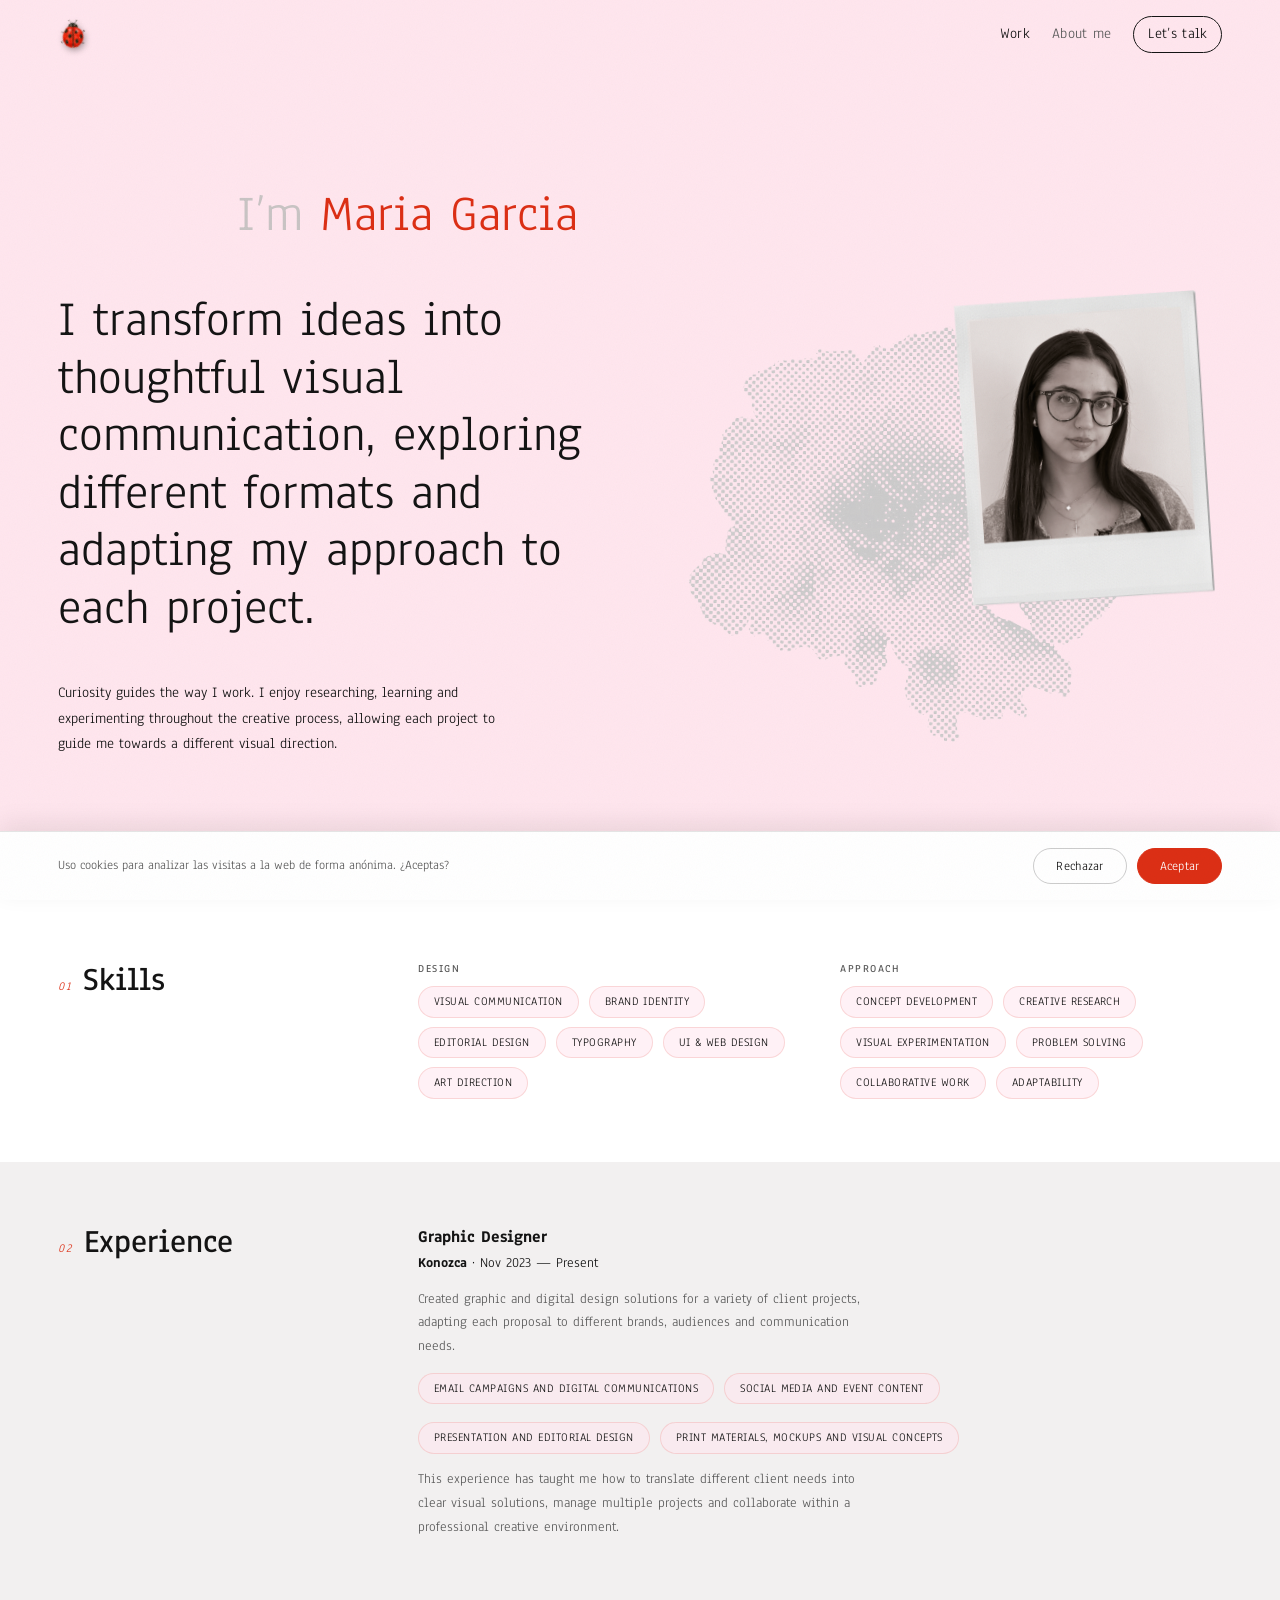
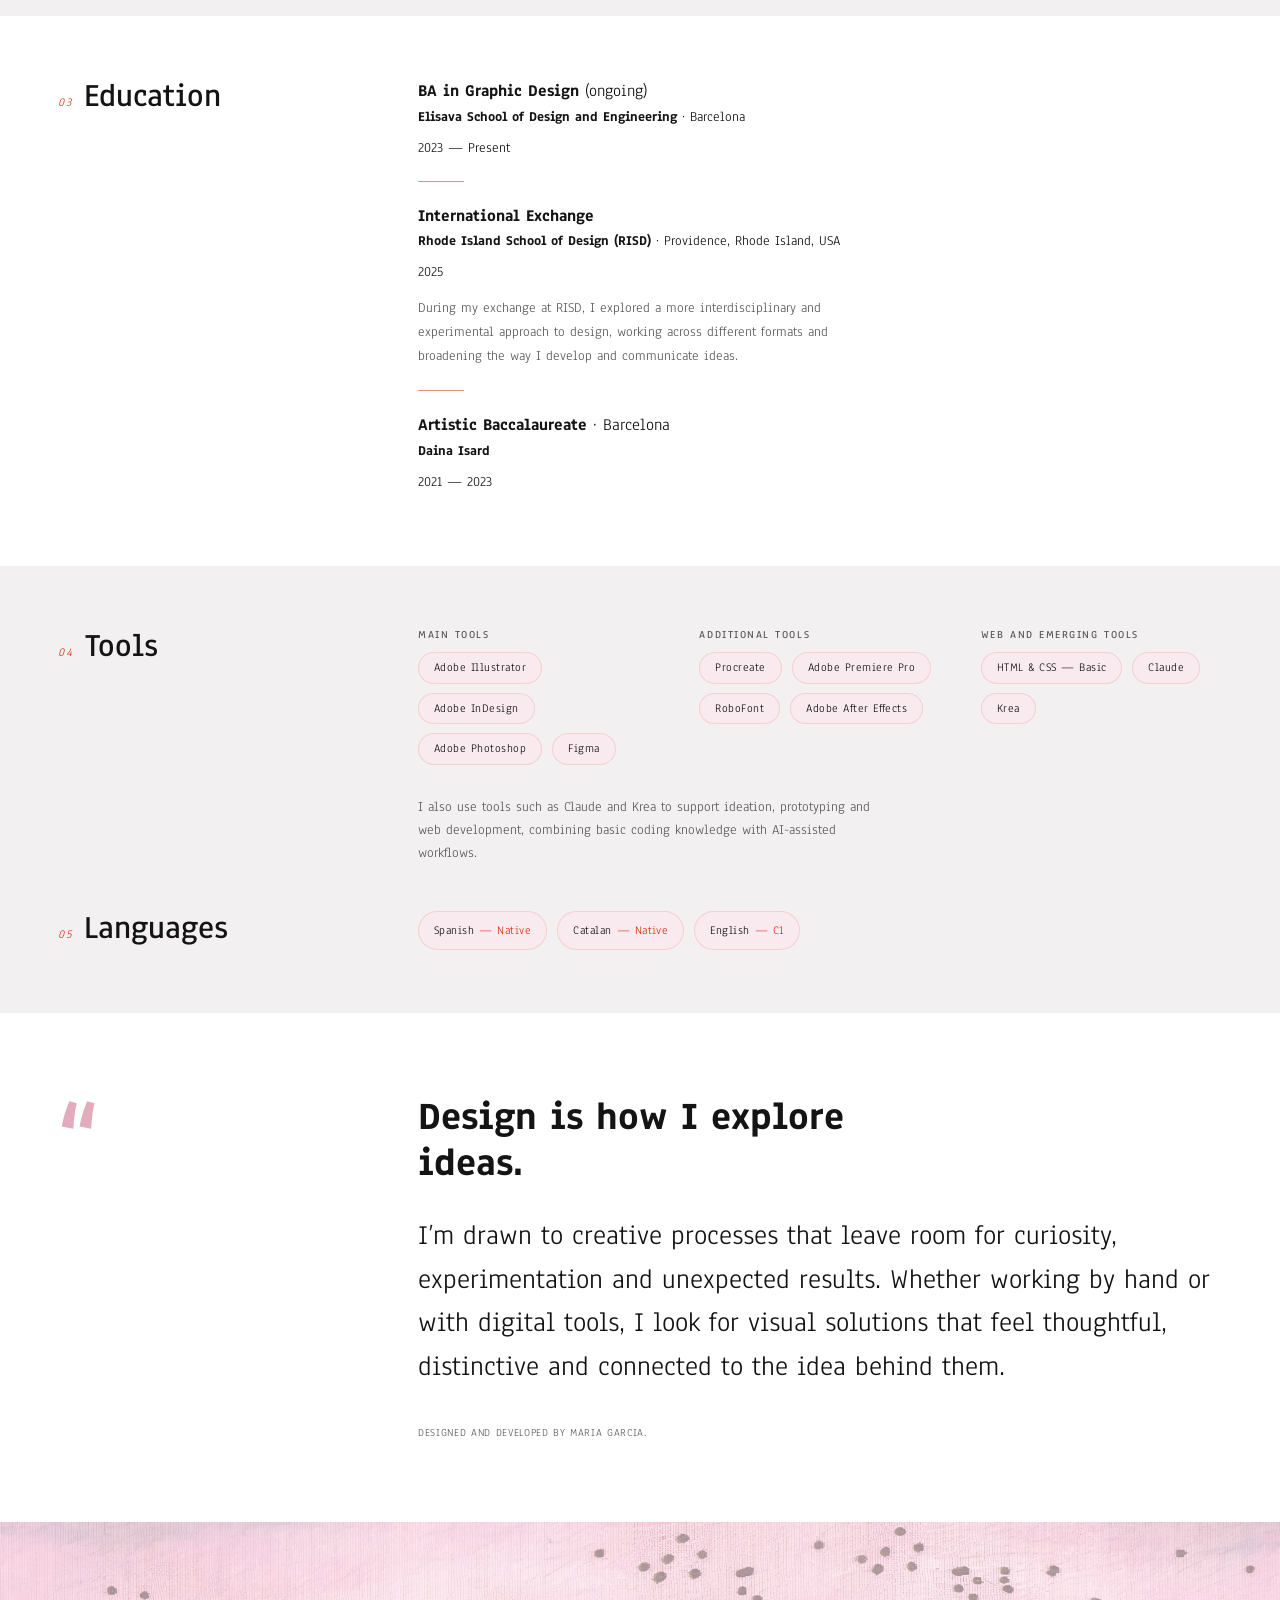
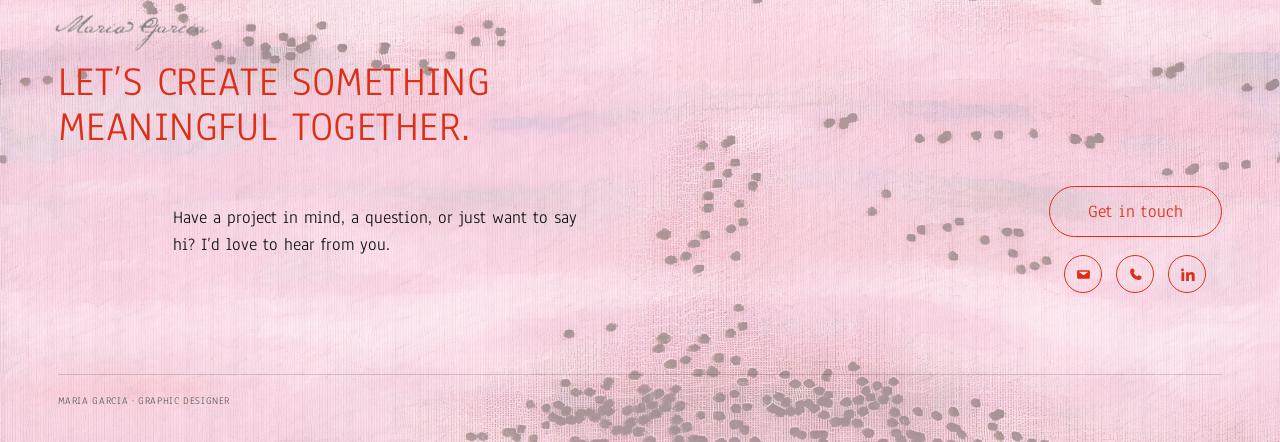
<file: about.html>
<!DOCTYPE html>
<html lang="en">
<head>
  <!-- Consent defaults — analytics stays anonymous/cookieless until accepted -->
  <script>
    window.dataLayer = window.dataLayer || [];
    function gtag(){ dataLayer.push(arguments); }
    gtag('consent', 'default', {
      ad_storage: 'denied',
      analytics_storage: 'denied',
      ad_user_data: 'denied',
      ad_personalization: 'denied',
      wait_for_update: 500
    });
  </script>
  <!-- Google Tag Manager -->
  <script>(function(w,d,s,l,i){w[l]=w[l]||[];w[l].push({'gtm.start':
  new Date().getTime(),event:'gtm.js'});var f=d.getElementsByTagName(s)[0],
  j=d.createElement(s),dl=l!='dataLayer'?'&l='+l:'';j.async=true;j.src=
  'https://www.googletagmanager.com/gtm.js?id='+i+dl;f.parentNode.insertBefore(j,f);
  })(window,document,'script','dataLayer','GTM-WPNQ3VQP');</script>
  <!-- End Google Tag Manager -->
  <meta charset="UTF-8" />
  <meta name="viewport" content="width=device-width, initial-scale=1.0" />
  <title>About — Maria Garcia · Graphic Designer</title>
  <meta name="description" content="About Maria Garcia — graphic design student driven by curiosity. Skills, experience, education & tools." />

  <link rel="preconnect" href="https://fonts.googleapis.com" />
  <link rel="preconnect" href="https://fonts.gstatic.com" crossorigin />
  <link href="https://fonts.googleapis.com/css2?family=Anaheim:wght@400..800&display=swap" rel="stylesheet" />

  <link rel="stylesheet" href="css/styles.css" />
  <link rel="icon" type="image/png" href="img/logo-mariquita.png" />
</head>
<body class="about-page page">
  <!-- Google Tag Manager (noscript) -->
  <noscript><iframe src="https://www.googletagmanager.com/ns.html?id=GTM-WPNQ3VQP"
  height="0" width="0" style="display:none;visibility:hidden"></iframe></noscript>
  <!-- End Google Tag Manager (noscript) -->

  <div class="cookie-banner" id="cookieBanner">
    <p>Uso cookies para analizar las visitas a la web de forma anónima. ¿Aceptas?</p>
    <div class="cookie-actions">
      <button type="button" class="cookie-btn cookie-btn-reject" id="cookieReject">Rechazar</button>
      <button type="button" class="cookie-btn cookie-btn-accept" id="cookieAccept">Aceptar</button>
    </div>
  </div>

  <a class="ladybug" id="ladybug" href="index.html" aria-label="María García — Home"><img src="img/logo-mariquita.png" alt="" draggable="false" /></a>

  <!-- ===== HEADER ===== -->
  <header class="site-header" id="siteHeader">
    <nav class="nav nav-right">
      <a href="projects.html">Work</a>
      <a href="about.html" aria-current="page">About me</a>
      <a href="letstalk.html" class="nav-cta">Let’s talk</a>
    </nav>
  </header>

  <!-- ===== HERO (pink) ===== -->
  <section class="ab-section ab-hero ab-pink">
    <div class="ab-hero-grid">
      <div class="reveal">
        <p class="ab-name">I’m <span class="accent">Maria Garcia</span></p>
        <h1 class="ab-role">I transform ideas into thoughtful visual communication, exploring different formats and adapting my approach to each project.</h1>
        <p class="ab-intro">Curiosity guides the way I work. I enjoy researching, learning and experimenting throughout the creative process, allowing each project to guide me towards a different visual direction.</p>
      </div>
      <div class="ab-photo-wrap">
        <img class="ab-illustration" id="abBug" src="img/ilustracion-marieta.png" alt="" aria-hidden="true" draggable="false" />
        <div class="ab-photo reveal">
          <img src="img/FotoAboutme2-cut.png" alt="Portrait of Maria Garcia" loading="lazy" />
        </div>
      </div>
    </div>
    <span class="ab-scroll" aria-hidden="true">Scroll to explore ↓</span>
  </section>

  <!-- ===== SKILLS ===== -->
  <section class="ab-section">
    <div class="ab-inner ab-row">
      <div class="ab-head reveal"><span class="ab-num">01</span><h2 class="ab-h">Skills</h2></div>
      <div class="ab-cols reveal">
        <div>
          <h3 class="ab-subhead">Design</h3>
          <ul class="ab-list chips">
            <li>Visual Communication</li><li>Brand Identity</li><li>Editorial Design</li><li>Typography</li><li>UI &amp; Web Design</li><li>Art Direction</li>
          </ul>
        </div>
        <div>
          <h3 class="ab-subhead">Approach</h3>
          <ul class="ab-list chips">
            <li>Concept Development</li><li>Creative Research</li><li>Visual Experimentation</li><li>Problem Solving</li><li>Collaborative Work</li><li>Adaptability</li>
          </ul>
        </div>
      </div>
    </div>
  </section>

  <!-- ===== EXPERIENCE ===== -->
  <section class="ab-section ab-gray">
    <div class="ab-inner ab-row">
      <div class="ab-head reveal"><span class="ab-num">02</span><h2 class="ab-h">Experience</h2></div>
      <div class="ab-block reveal">
        <div class="role">Graphic Designer</div>
        <div class="meta"><strong>Konozca</strong> · Nov 2023 — Present</div>
        <p>Created graphic and digital design solutions for a variety of client projects, adapting each proposal to different brands, audiences and communication needs.</p>
        <ul class="ab-bullets chips">
          <li>Email campaigns and digital communications</li>
          <li>Social media and event content</li><li class="chip-br" aria-hidden="true"></li><li>Presentation and editorial design</li><li>Print materials, mockups and visual concepts</li>
        </ul>
        <p>This experience has taught me how to translate different client needs into clear visual solutions, manage multiple projects and collaborate within a professional creative environment.</p>
      </div>
    </div>
  </section>

  <!-- ===== EDUCATION ===== -->
  <section class="ab-section">
    <div class="ab-inner ab-row">
      <div class="ab-head reveal"><span class="ab-num">03</span><h2 class="ab-h">Education</h2></div>
      <div class="reveal">
        <div class="ab-block">
          <div class="role">BA in Graphic Design <span style="font-weight:400">(ongoing)</span></div>
          <div class="meta"><strong>Elisava School of Design and Engineering</strong> · Barcelona</div>
          <div class="meta">2023 — Present</div>
        </div>
        <hr class="ab-sep" />
        <div class="ab-block">
          <div class="role">International Exchange</div>
          <div class="meta"><strong>Rhode Island School of Design (RISD)</strong> · Providence, Rhode Island, USA</div>
          <div class="meta">2025</div>
          <p>During my exchange at RISD, I explored a more interdisciplinary and experimental approach to design, working across different formats and broadening the way I develop and communicate ideas.</p>
        </div>
        <hr class="ab-sep" />
        <div class="ab-block">
          <div class="role">Artistic Baccalaureate <span style="font-weight:400">· Barcelona</span></div>
          <div class="meta"><strong>Daina Isard</strong></div>
          <div class="meta">2021 — 2023</div>
        </div>
      </div>
    </div>
  </section>

  <!-- ===== TOOLS ===== -->
  <section class="ab-section ab-gray">
    <div class="ab-inner ab-row">
      <div class="ab-head reveal"><span class="ab-num">04</span><h2 class="ab-h">Tools</h2></div>
      <div class="reveal">
        <div class="ab-cols ab-cols-3">
          <div>
            <h3 class="ab-subhead">Main tools</h3>
            <ul class="ab-list normal chips">
              <li>Adobe Illustrator</li><li>Adobe InDesign</li><li>Adobe Photoshop</li><li>Figma</li>
            </ul>
          </div>
          <div>
            <h3 class="ab-subhead">Additional tools</h3>
            <ul class="ab-list normal chips">
              <li>Procreate</li><li>Adobe Premiere Pro</li><li>RoboFont</li><li>Adobe After Effects</li>
            </ul>
          </div>
          <div>
            <h3 class="ab-subhead">Web and emerging tools</h3>
            <ul class="ab-list normal chips">
              <li>HTML &amp; CSS — Basic</li><li>Claude</li><li>Krea</li>
            </ul>
          </div>
        </div>
        <p class="ab-note">I also use tools such as Claude and Krea to support ideation, prototyping and web development, combining basic coding knowledge with AI-assisted workflows.</p>
      </div>
    </div>
    <div class="ab-inner ab-row" style="margin-top: clamp(30px,5vh,56px)">
      <div class="ab-head reveal"><span class="ab-num">05</span><h2 class="ab-h">Languages</h2></div>
      <div class="ab-langs ab-list normal reveal">
        <span class="lang">Spanish <span class="accent">— Native</span></span>
        <span class="lang">Catalan <span class="accent">— Native</span></span>
        <span class="lang">English <span class="accent">— C1</span></span>
      </div>
    </div>
  </section>

  <!-- ===== PERSONAL NOTE ===== -->
  <section class="ab-section ab-personal">
    <div class="ab-inner ab-row">
      <div class="ab-personal-mark" aria-hidden="true"></div>
      <div class="reveal">
        <h2 class="ab-personal-title">Design is how I explore ideas.</h2>
        <p class="ab-personal-text">I’m drawn to creative processes that leave room for curiosity, experimentation and unexpected results. Whether working by hand or with digital tools, I look for visual solutions that feel thoughtful, distinctive and connected to the idea behind them.</p>
        <p class="ab-credit">Designed and developed by Maria Garcia.</p>
      </div>
    </div>
  </section>

  <!-- ===== FOOTER / CONTACT ===== -->
  <footer class="contact" id="contact">
    <div class="contact-mark-wrap"><img class="contact-mark reveal" src="img/logoMG.png" alt="" aria-hidden="true" /></div>
    <div class="contact-inner">
      <h2 class="contact-title reveal">Let’s create something meaningful together.</h2>
      <p class="contact-sub reveal">Have a project in mind, a question, or just want to say hi? I’d love to hear from you.</p>
      <div class="contact-cta reveal">
        <div class="contact-cta-group">
          <a class="contact-btn" href="letstalk.html">Get in touch</a>
          <div class="contact-icons">
            <a class="contact-icon" href="https://mail.google.com/mail/?view=cm&fs=1&to=maria.garvelasco@gmail.com" target="_blank" rel="noopener" aria-label="Email">
              <svg viewBox="0 0 24 24" fill="currentColor"><path d="M4.75 6c-.97 0-1.75.78-1.75 1.75v8.5c0 .97.78 1.75 1.75 1.75h14.5c.97 0 1.75-.78 1.75-1.75v-8.5C21 6.78 20.22 6 19.25 6H4.75Zm.4 2.1h13.7l-6.14 4.5a1 1 0 0 1-1.18 0L5.15 8.1Z"/></svg>
            </a>
            <a class="contact-icon" href="tel:+34699215100" aria-label="Phone">
              <svg viewBox="0 0 24 24" fill="currentColor"><path d="M7.05 3.5c.9-.34 1.92.03 2.4.87l1.1 1.94c.4.72.27 1.63-.31 2.22l-1.1 1.1a13 13 0 0 0 5.23 5.23l1.1-1.1c.59-.58 1.5-.7 2.22-.31l1.94 1.1c.84.48 1.21 1.5.87 2.4a4.2 4.2 0 0 1-4.6 2.67C9.4 18.4 5.6 14.6 4.43 8.1a4.2 4.2 0 0 1 2.62-4.6Z"/></svg>
            </a>
            <a class="contact-icon" href="https://www.linkedin.com/in/maria-garcia-3968513b6" target="_blank" rel="noopener" aria-label="LinkedIn">
              <svg viewBox="0 0 24 24" fill="currentColor"><path d="M6.94 5.5a2 2 0 1 1-4 0 2 2 0 0 1 4 0ZM3.5 8.75h3.9V21H3.5V8.75Zm6.4 0h3.74v1.68h.05c.52-.98 1.8-2.02 3.7-2.02 3.96 0 4.69 2.6 4.69 5.99V21h-3.9v-5.9c0-1.4-.03-3.21-1.96-3.21-1.96 0-2.26 1.53-2.26 3.11V21h-3.9V8.75Z" /></svg>
            </a>
          </div>
        </div>
      </div>
    </div>
    <div class="contact-foot">
      <span>Maria Garcia · Graphic Designer</span>
    </div>
  </footer>

  <script src="js/main.js"></script>
</body>
</html>
</file>
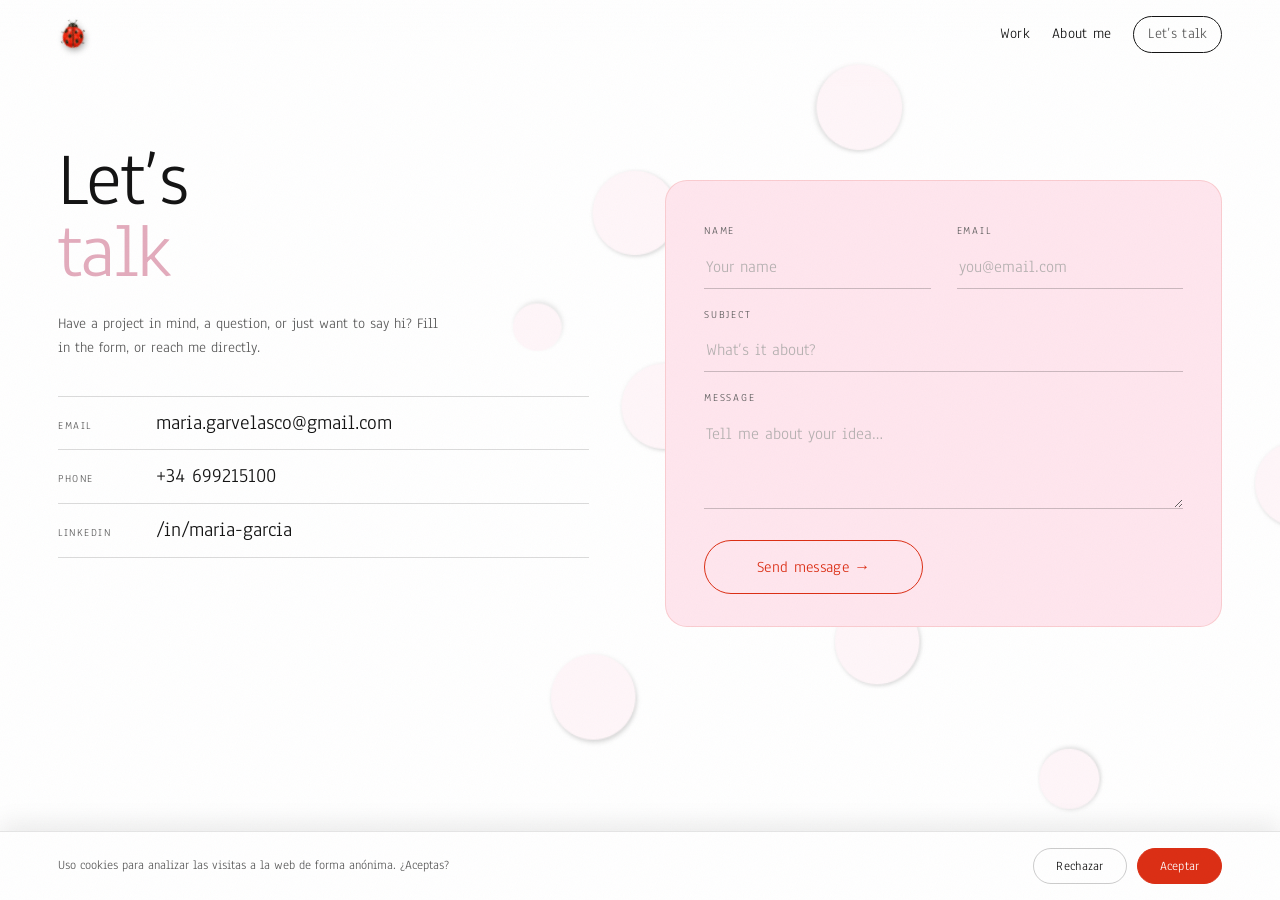
<file: letstalk.html>
<!DOCTYPE html>
<html lang="en">
<head>
  <!-- Consent defaults — analytics stays anonymous/cookieless until accepted -->
  <script>
    window.dataLayer = window.dataLayer || [];
    function gtag(){ dataLayer.push(arguments); }
    gtag('consent', 'default', {
      ad_storage: 'denied',
      analytics_storage: 'denied',
      ad_user_data: 'denied',
      ad_personalization: 'denied',
      wait_for_update: 500
    });
  </script>
  <!-- Google Tag Manager -->
  <script>(function(w,d,s,l,i){w[l]=w[l]||[];w[l].push({'gtm.start':
  new Date().getTime(),event:'gtm.js'});var f=d.getElementsByTagName(s)[0],
  j=d.createElement(s),dl=l!='dataLayer'?'&l='+l:'';j.async=true;j.src=
  'https://www.googletagmanager.com/gtm.js?id='+i+dl;f.parentNode.insertBefore(j,f);
  })(window,document,'script','dataLayer','GTM-WPNQ3VQP');</script>
  <!-- End Google Tag Manager -->
  <meta charset="UTF-8" />
  <meta name="viewport" content="width=device-width, initial-scale=1.0" />
  <title>Let’s Talk — Maria Garcia · Graphic Designer</title>
  <meta name="description" content="Get in touch with Maria Garcia — graphic designer. Send a message, or reach out on email, phone or LinkedIn." />

  <link rel="preconnect" href="https://fonts.googleapis.com" />
  <link rel="preconnect" href="https://fonts.gstatic.com" crossorigin />
  <link href="https://fonts.googleapis.com/css2?family=Anaheim:wght@400..800&display=swap" rel="stylesheet" />

  <link rel="stylesheet" href="css/styles.css" />
  <link rel="icon" type="image/png" href="img/logo-mariquita.png" />
</head>
<body class="page solid-nav talk-page">
  <!-- Google Tag Manager (noscript) -->
  <noscript><iframe src="https://www.googletagmanager.com/ns.html?id=GTM-WPNQ3VQP"
  height="0" width="0" style="display:none;visibility:hidden"></iframe></noscript>
  <!-- End Google Tag Manager (noscript) -->

  <div class="cookie-banner" id="cookieBanner">
    <p>Uso cookies para analizar las visitas a la web de forma anónima. ¿Aceptas?</p>
    <div class="cookie-actions">
      <button type="button" class="cookie-btn cookie-btn-reject" id="cookieReject">Rechazar</button>
      <button type="button" class="cookie-btn cookie-btn-accept" id="cookieAccept">Aceptar</button>
    </div>
  </div>

  <a class="ladybug" id="ladybug" href="index.html" aria-label="María García — Home"><img src="img/logo-mariquita.png" alt="" draggable="false" /></a>

  <!-- ===== HEADER ===== -->
  <header class="site-header" id="siteHeader">
    <nav class="nav nav-right">
      <a href="projects.html">Work</a>
      <a href="about.html">About me</a>
      <a href="letstalk.html" class="nav-cta" aria-current="page">Let’s talk</a>
    </nav>
  </header>

  <!-- ===== CONTACT ===== -->
  <main class="talk">
    <img class="talk-bg" src="img/fondo-letstalk.png" alt="" aria-hidden="true" draggable="false" />
    <div class="talk-grid">
      <!-- left: intro + direct links -->
      <div class="reveal">
        <h1 class="talk-title">Let’s<br /><span class="accent">talk</span></h1>
        <p class="talk-intro">Have a project in mind, a question, or just want to say hi? Fill in the form, or reach me directly.</p>
        <ul class="talk-links">
          <li><span class="k">Email</span><a href="https://mail.google.com/mail/?view=cm&fs=1&to=maria.garvelasco@gmail.com" target="_blank" rel="noopener">maria.garvelasco@gmail.com</a></li>
          <li><span class="k">Phone</span><a href="tel:+34699215100">+34 699215100</a></li>
          <li><span class="k">LinkedIn</span><a href="https://www.linkedin.com/in/maria-garcia-3968513b6" target="_blank" rel="noopener">/in/maria-garcia</a></li>
        </ul>
      </div>

      <!-- right: form -->
      <div class="reveal">
        <!-- Submissions are delivered straight to María's inbox via FormSubmit (no email app opens).
             The FIRST time someone sends, María gets a one-time "Activate" email — click it once, done. -->
        <form class="form talk-form-card" id="contactForm" action="https://formsubmit.co/maria.garvelasco@gmail.com" method="POST">
          <input type="hidden" name="_subject" value="New message from your portfolio" />
          <input type="hidden" name="_captcha" value="false" />
          <input type="hidden" name="_template" value="table" />
          <input type="text" name="_honey" style="display:none" tabindex="-1" autocomplete="off" />
          <div class="row2">
            <div>
              <label for="name">Name</label>
              <input type="text" id="name" name="name" placeholder="Your name" required />
            </div>
            <div>
              <label for="email">Email</label>
              <input type="email" id="email" name="email" placeholder="you@email.com" required />
            </div>
          </div>
          <div>
            <label for="subject">Subject</label>
            <input type="text" id="subject" name="subject" placeholder="What’s it about?" />
          </div>
          <div>
            <label for="message">Message</label>
            <textarea id="message" name="message" placeholder="Tell me about your idea…" required></textarea>
          </div>
          <button type="submit" class="form-send">Send message →</button>
        </form>
      </div>
    </div>
    <div class="talk-foot">Maria Garcia · Graphic Designer</div>
  </main>

  <script src="js/main.js"></script>
  <script>
    /* The form POSTs to FormSubmit, which emails María directly — no mail app opens.
       Optional: after the first (activation) send, swap the action email for the
       hashed alias FormSubmit gives you, to keep the address out of the HTML. */
    document.querySelectorAll(".reveal").forEach(function (n) { n.classList.add("in"); });
  </script>
</body>
</html>
</file>
<file: css/styles.css>
/* =========================================================
   maría — graphic designer · portfolio
   Palette: pink #FFE6EE · gray #F2F0F0 · red #DC2F15 · white #FFF
   Type: Anaheim (everything)
   ========================================================= */

:root {
  --pink:  #FFE6EE;
  --gray:  #F2F0F0;
  --red:   #DC2F15;
  --white: #FFFFFF;
  --ink:   #141414;
  --ink-soft: #5c5c5c;

  --maxw: 1320px;
  --gut: clamp(20px, 4.5vw, 76px);

  --font: "Anaheim", "Helvetica Neue", Arial, sans-serif;
  --ease: cubic-bezier(0.22, 1, 0.36, 1);

  /* red round cursor (standard size) */
  --cursor: url("data:image/svg+xml,%3Csvg xmlns='http://www.w3.org/2000/svg' width='26' height='26'%3E%3Ccircle cx='13' cy='13' r='8' fill='%23DC2F15'/%3E%3C/svg%3E") 13 13;
}

* { box-sizing: border-box; }
html { scroll-behavior: smooth; min-height: 100%; cursor: var(--cursor), auto; }

body {
  margin: 0;
  min-height: 100vh;
  background: var(--white);
  color: var(--ink);
  font-family: var(--font);
  font-size: 16px;
  line-height: 1.5;
  -webkit-font-smoothing: antialiased;
  overflow-x: hidden;
  cursor: var(--cursor), auto;
}
/* red round cursor everywhere */
a, button, .contact-btn, .nav a, [role="button"], input, textarea, label {
  cursor: var(--cursor), pointer;
}

/* subtle grain */
body::before {
  content: "";
  position: fixed; inset: 0; z-index: 9999; pointer-events: none;
  opacity: 0.04; mix-blend-mode: multiply;
  background-image: url("data:image/svg+xml,%3Csvg xmlns='http://www.w3.org/2000/svg' width='140' height='140'%3E%3Cfilter id='n'%3E%3CfeTurbulence type='fractalNoise' baseFrequency='0.85' numOctaves='2' stitchTiles='stitch'/%3E%3C/filter%3E%3Crect width='100%25' height='100%25' filter='url(%23n)'/%3E%3C/svg%3E");
}

img { display: block; max-width: 100%; }
a { color: inherit; text-decoration: none; }
::selection { background: var(--red); color: #fff; }

h1, h2, h3 { font-family: var(--font); font-weight: 700; line-height: 1; margin: 0; }
.accent { color: var(--red); }

.eyebrow {
  text-transform: uppercase; letter-spacing: 0.22em;
  font-size: 11px; color: var(--ink-soft); margin: 0 0 1.2rem;
}

/* reveal */
.reveal { opacity: 0; transform: translateY(24px); transition: opacity 0.85s var(--ease), transform 0.85s var(--ease); will-change: opacity, transform; }
.reveal.in { opacity: 1; transform: none; }

/* =========================================================
   HEADER
   ========================================================= */
.site-header {
  position: fixed; top: 0; left: 0; right: 0; z-index: 100;
  display: flex; align-items: center; justify-content: flex-end;
  padding: 16px var(--gut);
}
/* nav items stay put everywhere — only the backdrop behind them fades in/out */
/* tight soft glow right behind the nav — strong right at the top,
   gone within a short distance (no spread-out blurred band). */
.header-blur { position: absolute; left: 0; right: 0; top: 0; bottom: -18px; z-index: -1; pointer-events: none; opacity: 0; transition: opacity 0.4s var(--ease); }
.site-header.scrolled .header-blur,
.talk-page .site-header .header-blur { opacity: 1; }
.header-blur span { position: absolute; inset: 0; }
.header-blur span:nth-child(1) {
  backdrop-filter: blur(14px); -webkit-backdrop-filter: blur(14px);
  -webkit-mask-image: linear-gradient(to bottom, #000 0%, #000 20%, transparent 45%);
  mask-image: linear-gradient(to bottom, #000 0%, #000 20%, transparent 45%);
}
.header-blur span:nth-child(2) {
  backdrop-filter: blur(8px); -webkit-backdrop-filter: blur(8px);
  -webkit-mask-image: linear-gradient(to bottom, #000 0%, #000 18%, transparent 70%);
  mask-image: linear-gradient(to bottom, #000 0%, #000 18%, transparent 70%);
}
.header-blur span:nth-child(3) {
  backdrop-filter: blur(3px); -webkit-backdrop-filter: blur(3px);
  -webkit-mask-image: linear-gradient(to bottom, #000 0%, #000 16%, transparent 100%);
  mask-image: linear-gradient(to bottom, #000 0%, #000 16%, transparent 100%);
  background: linear-gradient(to bottom, rgba(255,255,255,0.55), rgba(255,255,255,0) 50%);
}

.nav { display: flex; align-items: center; gap: 22px; }
.nav a { font-size: 13px; letter-spacing: 0.02em; color: var(--ink); position: relative; }
.nav a::after { content: ""; position: absolute; left: 0; bottom: -3px; width: 100%; height: 1px; background: var(--red); transform: scaleX(0); transform-origin: right; transition: transform 0.4s var(--ease); }
.nav a:hover { color: var(--red); }
.nav a:hover::after { transform: scaleX(1); transform-origin: left; }
.nav-cta { padding: 6px 14px; border: 1px solid var(--ink); border-radius: 40px; }
.nav-cta::after { display: none; }
.nav-cta:hover { border-color: var(--red); }

/* =========================================================
   1. HERO
   ========================================================= */
.hero { position: relative; min-height: 100svh; background: var(--pink); overflow: hidden; display: flex; align-items: center; }
.hero-trail { position: absolute; inset: 0; z-index: 1; pointer-events: none; }
.trail-ghost { position: absolute; will-change: transform, opacity; opacity: 0; pointer-events: none; transform-origin: center; filter: blur(13px); }
.trail-ghost img { width: 100%; height: auto; display: block; }

/* ambient mave background (parallax) */
.hero-bg { position: absolute; inset: 0; z-index: 0; pointer-events: none; overflow: hidden; }
.hero-bgm { position: absolute; will-change: transform; }
.hero-bgm img { width: 100%; display: block; }

/* centered editorial cover */
.hero-center { position: relative; z-index: 2; display: flex; flex-direction: column; align-items: center; gap: clamp(12px, 2vh, 26px); width: 100%; }
.hero-eyebrow { font-size: 11px; letter-spacing: 0.22em; text-transform: uppercase; color: var(--ink-soft); margin: 0; }
.hero-logo {
  width: min(78vw, 1040px);
  transform: rotate(-3deg);
  pointer-events: none;
  will-change: transform;
}
.hero-logo img { width: 100%; }
.hero-tagline { max-width: 48ch; text-align: center; font-size: clamp(15px, 1.5vw, 21px); line-height: 1.5; color: var(--ink); margin: 0; }
.hero-tags { display: flex; gap: 0; flex-wrap: wrap; justify-content: center; font-size: 11px; letter-spacing: 0.14em; text-transform: uppercase; color: var(--ink-soft); margin: 0; }
.hero-tags span:not(:last-child)::after { content: "·"; margin: 0 14px; opacity: 0.55; }
.hero-scroll:hover { color: var(--red); }

.hero-hint, .hero-scroll {
  position: absolute; z-index: 3; font-size: 11px; letter-spacing: 0.2em;
  text-transform: uppercase; color: var(--ink); opacity: 0.6;
}
.hero-hint { left: var(--gut); bottom: 30px; }
.hero-scroll { right: var(--gut); bottom: 30px; animation: bob 2.4s var(--ease) infinite; }

/* editorial "business-card" metadata at the mid edges */
.hero-meta { position: absolute; z-index: 3; top: 50%; transform: translateY(-50%); font-size: 13px; line-height: 1.4; color: var(--ink); }
.hero-ml { left: var(--gut); }
.hero-mr { right: var(--gut); text-align: right; }
.hm-k { display: block; font-size: 10px; letter-spacing: 0.2em; text-transform: uppercase; color: var(--red); margin-bottom: 7px; }
.hm-sub { color: var(--ink-soft); }
@media (max-width: 900px) { .hero-meta { display: none; } }
@keyframes bob { 0%,100%{transform:translateY(0)} 50%{transform:translateY(6px)} }

/* =========================================================
   2. ABOUT (Hi! intro) — matches reference
   ========================================================= */
.about { background: var(--white); padding: clamp(80px,12vh,150px) var(--gut) clamp(20px,3vh,40px); }
.about-grid { position: relative; max-width: var(--maxw); margin: 0 auto; min-height: clamp(460px, 58vh, 600px); }
.about-left { position: relative; z-index: 3; max-width: 62%; }
.about-hi {
  font-weight: 400; font-size: clamp(26px, 3.4vw, 48px);
  margin: 0 0 4px; margin-left: clamp(80px, 52%, 540px);
  white-space: nowrap;
  color: #bdb6b6;   /* "Hi! I'm" in gray */
}
/* "Maria" — static light red, snaps bold on hover, links to About */
.about-hi .accent { color: var(--red); font-weight: 300; display: inline-block; transition: transform 0.3s var(--ease); }
.about-hi .accent:hover { font-weight: 700; }
.about-hi .accent:active { transform: scale(0.9) rotate(-2deg); }
.about-lead {
  font-weight: 400; font-size: clamp(30px, 5vw, 70px); line-height: 1.03;
  letter-spacing: -0.01em; max-width: 22ch; margin: 0;
  position: relative; z-index: 3;
}
.about-contact { margin-top: clamp(20px, 4vh, 40px); font-size: 14px; line-height: 1.7; }
.about-contact a { display: block; width: fit-content; color: var(--red); }
.about-contact a:hover { text-decoration: underline; }

.about-right {
  position: absolute; top: clamp(90px, 12vh, 165px);
  left: clamp(250px, 42%, 640px);
  width: min(56vw, 730px); z-index: 1; text-align: right;
}
.about-photo { width: 100%; }
.about-photo img { width: 100%; mix-blend-mode: multiply; }   /* keep real colours (pink glasses) */
.about-current { position: relative; z-index: 3; margin-top: 8px; font-size: 15px; line-height: 1.5; }
.about-current a { color: #b9b3b3; }
.about-current a:hover { color: var(--red); }

/* =========================================================
   3. A QUICK LOOK — smaller, less whitespace, pans right
   ========================================================= */
.strip { position: relative; background: var(--white); height: 220vh; }
.strip-sticky {
  position: sticky; top: 0; height: 100svh;
  display: flex; flex-direction: column; justify-content: flex-start; overflow: hidden;
  padding: clamp(64px, 8vh, 92px) 0 clamp(28px, 4vh, 56px);
}
.strip-lead { margin: 0 0 clamp(42px, 6.5vh, 88px) var(--gut); z-index: 4; }
.strip-lead h3 { font-size: clamp(30px, 4.2vw, 64px); font-weight: 400; }
.strip-lead h3 .accent { color: #E3ACBD; }   /* "look" in pink */
.strip-lead p { font-size: 11px; letter-spacing: 0.16em; text-transform: uppercase; color: var(--ink-soft); margin-top: 10px; }

.strip-track { display: flex; align-items: flex-start; gap: clamp(22px, 3vw, 54px); padding: 0 var(--gut); will-change: transform; }
.strip-item { flex: 0 0 auto; display: flex; flex-direction: column; align-items: flex-start; }
.strip-item.landscape { width: clamp(240px, 25vw, 400px); }
.strip-item.portrait  { width: clamp(160px, 16vw, 250px); }
.strip-card {
  position: relative; width: 100%;
  height: clamp(190px, 34vh, 340px);
  background: var(--gray); overflow: hidden;
  transition: transform 0.5s var(--ease);
}
.strip-card img { width: 100%; height: 100%; object-fit: cover; }
.strip-item:hover .strip-card { transform: rotate(0deg) translateY(-5px) !important; }
/* caption BELOW the photo, no background */
.strip-cap {
  margin-top: clamp(16px, 2.4vh, 26px); font-size: 11px;
  letter-spacing: 0.1em; text-transform: uppercase; color: var(--ink-soft);
}

/* =========================================================
   4. WORK — collage, tight per-project grouping
   ========================================================= */
.work { position: relative; background: var(--white); padding: clamp(4px,1vh,22px) var(--gut) 0; overflow: hidden; }
.work-head { max-width: var(--maxw); margin: 0 auto clamp(14px,2.2vh,28px); position: relative; z-index: 3; }
.work-head h2 { font-size: clamp(30px,4.2vw,64px); font-weight: 400; }
.work-head p.work-head-note { color: #E3ACBD; font-size: 13px; font-style: italic; margin-top: 6px; max-width: none; }
.work-head h2 .accent { color: #E3ACBD; }   /* "work" in pink, not red */
.work-head p { font-size: 13px; margin-top: 14px; color: var(--ink-soft); max-width: 42ch; }

.work-fondo { position: absolute; inset: 0; z-index: 0; pointer-events: none; background: url("../img/foto-fondo.png") center/cover no-repeat; filter: invert(1); opacity: 0.06; mix-blend-mode: multiply; }
.work-watermarks { position: absolute; inset: 0; z-index: 1; pointer-events: none; }
.wm {
  position: absolute;
  transform: translateY(var(--py, 0)) rotate(var(--rot, 0deg));
  filter: blur(6px); opacity: 0.7;
}
.wm img { width: 100%; }

/* the board's own top band is empty (first photos start ~4% down the canvas),
   so pull the whole board up under the title — scales with viewport width,
   same as the canvas height does */
.collage { position: relative; z-index: 2; max-width: var(--maxw); margin: clamp(-130px, -8vw, -30px) auto 0; }

/* ONE continuous canvas mirroring the reference board 1:1 — every photo
   and every text block keeps the exact position/size it has there (all
   values are % of the FULL page), so projects sit exactly as close
   together as they do on that board. */
.work-canvas { position: relative; width: 100%; aspect-ratio: var(--ar, 0.3155); }
.work-anchor { position: absolute; scroll-margin-top: 90px; }
.work-gray-bg {
  position: absolute; left: 50%; right: 50%; bottom: 0;
  width: 100vw; margin-left: -50vw; margin-right: -50vw;
  background: var(--gray); z-index: 0;
}

.work-piece {
  position: absolute; display: block; margin: 0;
  transform: translate(var(--dx, 0px), var(--dy, 0px)) rotate(calc(var(--r, 0deg) + var(--tilt, 0deg)));
  transition: transform .5s var(--ease), filter .5s var(--ease);
  transform-origin: 50% 50%;
  filter: drop-shadow(0 2px 4px rgba(0,0,0,0.18)) drop-shadow(0 14px 22px rgba(0,0,0,0.14));
  z-index: 1; touch-action: none; cursor: grab;
}
.work-piece img { width: 100%; height: auto; display: block; pointer-events: none; }
/* first-scroll reveal — exactly the About-page .reveal feel (fade + soft
   24px rise, same duration/easing), applied to the INNER image so the
   piece's own translate/rotate (hover, drag) keeps working untouched */
.work-piece img {
  opacity: 0; transform: translateY(24px);
  transition: opacity 0.85s var(--ease), transform 0.85s var(--ease);
}
.work-piece.in img { opacity: 1; transform: none; }
.work-piece:hover { transform: translate(var(--dx, 0px), var(--dy, 0px)) rotate(0deg) scale(1.04); z-index: 5; }
.work-piece--flat { filter: none; }
.work-piece.dragging {
  transition: filter .3s var(--ease); cursor: grabbing; z-index: 80;
  transform: translate(var(--dx, 0px), var(--dy, 0px)) rotate(calc(var(--r, 0deg) + var(--tilt, 0deg))) scale(1.06);
  filter: drop-shadow(0 10px 16px rgba(0,0,0,0.32)) drop-shadow(0 36px 54px rgba(0,0,0,0.26));
}

/* number, title and description — three independently placed pieces per
   project (matching each project's own reference composition: some titles
   sit vertically beside the photo, some sit horizontally above it, the
   number can land to the side or underneath) instead of one stacked block */
.work-num {
  position: absolute; z-index: 2; color: #E3ACBD; font-style: italic; font-weight: 500;
  font-size: clamp(11px, 0.85vw, 13px); letter-spacing: 0.02em;
}
.work-title {
  position: absolute; z-index: 2; margin: 0; font-weight: 500;
  font-size: clamp(12px, 0.9vw, 13px); line-height: 1.15; max-width: 16%;
  white-space: pre-line;  /* a \n in the title data forces an exact line break */
}
.work-title--v {
  writing-mode: vertical-rl; text-orientation: mixed; max-width: none; max-height: 18%;
  /* vertical-rl on its own reads top-to-bottom with glyphs leaning for a
     head-tilt-right read — the reference reads bottom-to-top instead (glyphs
     leaning the other way, lines stacking toward the photo). A center
     180deg flip gives both without touching left/top position. */
  transform: rotate(180deg);
}
.work-desc { position: absolute; z-index: 2; transform: rotate(var(--descR, 0deg)); transform-origin: top left; }
.work-desc p { margin: 0; color: var(--ink-soft); font-size: clamp(8.5px, 0.62vw, 9px); line-height: 1.3; }

.work-circle {
  position: absolute; z-index: 1; display: block; width: 1.944%; aspect-ratio: 1;
  border-radius: 50%; overflow: hidden; pointer-events: none;
  opacity: 0; transform: translateY(24px);
  transition: opacity 0.85s var(--ease), transform 0.85s var(--ease);
}
.work-circle.in { opacity: 1; transform: none; }
.work-circle img { width: 100%; height: 100%; object-fit: cover; display: block; }

.work-logo-bg {
  position: absolute; z-index: 0; display: block; pointer-events: none;
  opacity: 0.9;
}
.work-logo-bg img { width: 100%; height: 100%; object-fit: contain; display: block; }
.work-desc-toggle { display: none; }

/* click a project photo to see it bigger; click anywhere (or Esc) to close */
.lightbox {
  position: fixed; inset: 0; z-index: 300; padding: 40px;
  display: flex; align-items: center; justify-content: center;
  background: rgba(20,20,20,0.85);
  opacity: 0; pointer-events: none;
  transition: opacity 0.3s var(--ease);
}
.lightbox.open { opacity: 1; pointer-events: auto; }
.lightbox img {
  max-width: 90vw; max-height: 88vh; width: auto; height: auto;
  object-fit: contain; border-radius: 4px;
  box-shadow: 0 30px 80px rgba(0,0,0,0.5);
}

/* cookie consent — bottom bar, hidden until JS decides it's needed */
.cookie-banner {
  position: fixed; left: 0; right: 0; bottom: 0; z-index: 400;
  transform: translateY(110%); transition: transform 0.4s var(--ease);
  background: var(--white); border-top: 1px solid rgba(0,0,0,0.1);
  padding: 16px var(--gut); display: flex; align-items: center; justify-content: space-between;
  gap: 20px; flex-wrap: wrap; box-shadow: 0 -8px 24px rgba(0,0,0,0.08);
}
.cookie-banner.show { transform: translateY(0); }
.cookie-banner p { font-size: 13px; line-height: 1.5; color: var(--ink-soft); margin: 0; max-width: 60ch; }
.cookie-actions { display: flex; gap: 10px; flex: 0 0 auto; }
.cookie-btn {
  font-family: var(--font); font-size: 13px; letter-spacing: 0.02em;
  padding: 9px 22px; border-radius: 40px; background: none;
  transition: background 0.3s var(--ease), color 0.3s var(--ease), border-color 0.3s var(--ease);
}
.cookie-btn-accept { background: var(--red); color: #fff; border: 1.5px solid var(--red); }
.cookie-btn-accept:hover { background: #9f120e; }
.cookie-btn-reject { color: var(--ink); border: 1.5px solid rgba(0,0,0,0.2); }
.cookie-btn-reject:hover { border-color: var(--ink); }
@media (max-width: 600px) {
  .cookie-banner { flex-direction: column; align-items: stretch; text-align: center; }
  .cookie-actions { justify-content: center; }
}

/* =========================================================
   5. FOOTER / CONTACT — small & compact (matches reference)
   ========================================================= */
.contact { position: relative; background: var(--pink); padding: clamp(64px,10vh,120px) var(--gut) 34px; overflow: hidden; }
/* textured background photo over the pink — visible enough to show its own colors */
.contact::before {
  content: ""; position: absolute; inset: 0; z-index: 0; pointer-events: none;
  background: url("../img/textura-papel.jpg") center/cover no-repeat;
  opacity: 0.4;
}
.contact-mark-wrap { position: relative; z-index: 2; max-width: var(--maxw); margin: 0 auto; }
.contact-mark { width: clamp(120px, 14vw, 200px); margin-bottom: clamp(4px, 0.8vh, 10px); margin-left: -18px; }
.contact-inner {
  position: relative; z-index: 2; max-width: var(--maxw); margin: 0 auto;
  display: grid; grid-template-columns: 1.3fr 1fr; grid-template-areas: "title title" "sub cta"; gap: clamp(20px,4vh,40px) 40px; align-items: end;
}
.contact-title {
  grid-area: title;
  font-weight: 400; text-transform: uppercase;
  font-size: clamp(24px, 3.3vw, 46px); line-height: 1.06; letter-spacing: 0.01em;
  color: var(--red); max-width: 24ch;
}
.contact-sub { grid-area: sub; font-size: 18px; line-height: 1.5; max-width: 46ch; color: var(--ink); align-self: start; justify-self: start; padding-left: 0; margin-left: clamp(24px, 9vw, 150px); }
.contact-cta { grid-area: cta; text-align: right; }
.contact-btn {
  display: inline-block; font-size: 18px; letter-spacing: 0.02em;
  padding: 11px 38px; border: 1.5px solid var(--red); border-radius: 50px; color: var(--red);
  transition: background 0.4s var(--ease), color 0.4s var(--ease), transform 0.4s var(--ease);
}
.contact-btn:hover { background: var(--red); color: #fff; transform: translateY(-3px); }
/* centers the icon row under the button itself, not just flush to the footer's
   right edge (the button is wider than the 3 icons, so edge-alignment alone
   left them looking off-centre) */
.contact-cta-group { display: inline-flex; flex-direction: column; align-items: center; }
.contact-icons { display: flex; width: fit-content; gap: 14px; margin: 18px auto 0; }
.contact-icon {
  display: inline-flex; align-items: center; justify-content: center;
  width: 38px; height: 38px; border-radius: 50%; flex: 0 0 auto;
  border: 1.5px solid var(--red); color: var(--red);
  transition: background 0.3s var(--ease), color 0.3s var(--ease), transform 0.3s var(--ease);
}
.contact-icon svg { width: 17px; height: 17px; }
.contact-icon:hover { background: var(--red); color: #fff; transform: translateY(-3px); }
.contact-foot {
  position: relative; z-index: 2; max-width: var(--maxw); margin: clamp(50px,9vh,110px) auto 0;
  padding-top: 18px; border-top: 1px solid rgba(0,0,0,0.15);
  display: flex; justify-content: space-between; gap: 14px; flex-wrap: wrap;
  font-size: 10.5px; letter-spacing: 0.06em; text-transform: uppercase; color: var(--ink-soft);
}

/* =========================================================
   ABOUT PAGE
   ========================================================= */
.page { background: var(--white); }
.ab-section { padding: clamp(40px,7vh,90px) var(--gut); }
.ab-inner { max-width: var(--maxw); margin: 0 auto; }
.ab-gray { background: var(--gray); }
.ab-pink { background: var(--pink); }   /* about hero background */

.ab-hero { position: relative; padding-top: clamp(120px,16vh,190px); padding-bottom: clamp(60px,9vh,110px); min-height: 100svh; display: grid; align-items: start; justify-items: center; }
/* discreet scroll cue, bottom-right of the first screen — same slow bob as the home hero's */
.ab-scroll {
  position: absolute; right: var(--gut); bottom: 30px;
  font-size: 11px; letter-spacing: 0.2em; text-transform: uppercase;
  color: var(--ink); opacity: 0.6;
  animation: bob 2.4s var(--ease) infinite;
  transition: opacity 0.6s var(--ease);
}
/* fades away for good once the visitor starts scrolling */
.ab-scroll.gone { opacity: 0; }
.ab-hero-grid { max-width: var(--maxw); margin: 0 auto; display: grid; grid-template-columns: 1fr 0.9fr; gap: clamp(30px,5vw,70px); align-items: center; }
.ab-name { font-weight: 300; font-size: clamp(30px,4vw,52px); color: #c9c4c4; line-height: 1; margin-left: clamp(70px, 14vw, 220px); margin-top: clamp(24px, 5vh, 60px); }
.ab-role { font-weight: 400; font-size: clamp(26px,4vw,50px); line-height: 1.15; margin: 6px 0 0; max-width: 24ch; }
.ab-intro { font-size: 15px; line-height: 1.7; max-width: 467px; margin: clamp(24px,5vh,44px) 0 0; color: var(--ink); }
/* wrap: photo + illustration side by side, illustration big and partly tucked behind the photo */
.ab-photo-wrap { position: relative; width: min(100%, 620px); margin-left: auto; }
/* ladybug illustration — much bigger, its right portion sits under the photo */
.ab-illustration { position: absolute; z-index: 0; top: 74%; left: 42%; width: 92%; max-width: none; opacity: 1; pointer-events: none; }
/* polaroid photo: full frame visible, no crop, transparent background, small + a slight tilt */
.ab-photo { position: relative; z-index: 1; width: 52%; margin-left: auto; }
.ab-photo img { width: 100%; height: auto; object-fit: contain; }
/* higher specificity than .reveal.in's transform:none, so the tilt survives the reveal */
.ab-photo.reveal.in { transform: rotate(-4deg); }

.ab-row { display: grid; grid-template-columns: 1fr 2.6fr; gap: clamp(20px,4vw,60px); align-items: start; }
.ab-head { display: flex; align-items: baseline; gap: 12px; }
.ab-num { color: var(--red); font-size: 12px; letter-spacing: 0.14em; flex: 0 0 auto; font-style: italic; }
.ab-h { font-weight: 600; font-size: clamp(24px,2.6vw,34px); }
.ab-avail { display: inline-flex; align-items: center; gap: 9px; margin-top: 22px; font-size: 13px; color: var(--ink-soft); }
.ab-avail .dot { width: 8px; height: 8px; border-radius: 50%; background: var(--red); }
.ab-cols { display: grid; grid-template-columns: 1fr 1fr; gap: 8px 40px; }
.ab-cols-3 { grid-template-columns: repeat(3, 1fr); }
.ab-subhead { font-weight: 600; font-size: 11px; text-transform: uppercase; letter-spacing: 0.14em; color: var(--ink-soft); margin: 0 0 10px; }
.ab-list { font-size: 14px; letter-spacing: 0.02em; text-transform: uppercase; line-height: 1.9; margin: 0; padding: 0; list-style: none; }
.ab-list.normal { text-transform: none; }
.ab-block + .ab-block { margin-top: clamp(24px,4vh,42px); }
.ab-block .role { font-weight: 700; font-size: 17px; }
.ab-block .meta { font-size: 14px; color: var(--ink); margin: 2px 0 10px; }
.ab-block .meta .accent { color: var(--red); }
.ab-block p { font-size: 14px; line-height: 1.7; color: var(--ink-soft); max-width: 467px; }
.ab-bullets { font-size: 14px; letter-spacing: 0.02em; text-transform: uppercase; line-height: 1.9; margin: 12px 0 12px clamp(30px, 6vw, 100px); padding: 0; list-style: none; }
/* skills/tools/experience tags — soft pink pills instead of a plain spec-sheet list,
   echoing the pill shape used everywhere else on the site (nav, buttons, tags) */
.ab-list.chips, .ab-bullets.chips {
  display: flex; flex-wrap: wrap; gap: 9px 10px; align-items: center;
  margin: 12px 0 0; padding: 0; line-height: 1.3;
}
.ab-list.chips li, .ab-bullets.chips li {
  padding: 7px 15px; border-radius: 40px;
  background: rgba(255,230,238,0.55); border: 1px solid rgba(220,47,21,0.14);
  color: var(--ink); font-size: 12px; letter-spacing: 0.04em; white-space: nowrap;
}
/* invisible full-width spacer that forces the chips after it onto a new row */
.ab-bullets.chips li.chip-br { flex-basis: 100%; height: 0; padding: 0; border: 0; background: none; }
.ab-sep { border: 0; height: 1px; width: 46px; background: var(--red); opacity: 0.55; margin: 22px 0 22px 0; position: relative; }
.ab-sep::before {
  content: ""; position: absolute; left: -14px; top: 50%; transform: translateY(-50%);
  width: 6px; height: 6px; border-radius: 50%; background: var(--red);
}
.ab-note { font-size: 14px; line-height: 1.65; color: var(--ink-soft); max-width: 467px; margin: clamp(22px,3.5vh,36px) 0 0; }
.ab-note-inline { font-size: 11px; text-transform: none; letter-spacing: 0; color: var(--ink-soft); }
.ab-note strong { color: var(--ink); font-weight: 700; }
.ab-langs { display: flex; flex-wrap: wrap; gap: 9px 10px; }
.ab-langs .lang {
  display: inline-flex; align-items: center; padding: 7px 15px; border-radius: 40px;
  background: rgba(255,230,238,0.55); border: 1px solid rgba(220,47,21,0.14);
  font-size: 12px; letter-spacing: 0.04em;
}
.ab-langs .lang .accent { color: var(--red); margin-left: 5px; }

/* ===== personal note — bigger, quieter closing statement before the footer ===== */
.ab-personal { padding-top: clamp(50px,9vh,110px); padding-bottom: clamp(50px,9vh,110px); }
.ab-personal-title { font-weight: 700; font-size: clamp(24px, 3.4vw, 40px); line-height: 1.15; color: var(--ink); margin: 0 0 16px; max-width: 20ch; }
.ab-personal-text { font-size: clamp(20px, 2.2vw, 30px); line-height: 1.55; max-width: 66ch; color: var(--ink); font-weight: 400; position: relative; }
.ab-personal-text .accent { font-weight: 600; }
.ab-credit { margin: clamp(28px,4vh,48px) 0 0; font-size: 11px; letter-spacing: 0.06em; text-transform: uppercase; color: var(--ink-soft); }
/* big quote mark fills the label column that would otherwise sit empty */
.ab-personal-mark::before {
  content: "“"; display: block; font-size: clamp(64px, 8vw, 112px); line-height: 1;
  color: #E3ACBD; font-weight: 700;
}

/* =========================================================
   LET'S TALK — contact page
   ========================================================= */
.talk { position: relative; min-height: 100svh; background: var(--white); padding: clamp(122px,16vh,176px) var(--gut) clamp(40px,6vh,70px); overflow: hidden; }
.talk-grid { position: relative; z-index: 2; max-width: var(--maxw); margin: 0 auto; display: grid; grid-template-columns: 1fr 1.05fr; gap: clamp(40px,6vw,100px); align-items: start; }
/* full-bleed scattered dots behind the whole section */
.talk-bg { position: absolute; inset: 0; z-index: 0; width: 100%; height: 100%; object-fit: cover; pointer-events: none; }

.talk-title { font-weight: 400; font-size: clamp(42px, 6vw, 88px); line-height: 0.94; letter-spacing: -0.02em; }
.talk-title .accent { color: #E3ACBD; }   /* "talk" in pink */
.talk-badges { display: flex; align-items: center; gap: 14px; flex-wrap: wrap; margin-top: 16px; }
.talk-tag {
  display: inline-block; transform: rotate(-4deg);
  border: 1.5px solid var(--red); color: var(--red); border-radius: 40px;
  padding: 6px 16px; font-size: 12px; letter-spacing: 0.04em;
}
.talk-avail { display: inline-flex; align-items: center; gap: 8px; font-size: 13px; color: var(--ink-soft); }
.talk-avail .dot { width: 8px; height: 8px; border-radius: 50%; background: var(--red); }
.talk-intro { font-size: 15px; line-height: 1.6; color: var(--ink-soft); max-width: 48ch; margin: clamp(16px,2.6vh,28px) 0; }
.talk-links li::after { content: "↗"; margin-left: auto; color: var(--ink-soft); opacity: 0; transition: opacity 0.3s var(--ease), color 0.3s var(--ease); }
.talk-links li:hover::after { opacity: 1; color: var(--red); }
.form-send { background: var(--red); color: #fff; }
.form-send:hover { background: #9f120e; }
.talk-foot { position: absolute; left: var(--gut); right: var(--gut); bottom: 22px; z-index: 2; padding-top: 16px; border-top: 1px solid rgba(0,0,0,0.15); font-size: 11px; letter-spacing: 0.08em; text-transform: uppercase; color: var(--ink-soft); }
.talk-links { list-style: none; padding: 0; margin: clamp(20px, 4vh, 40px) 0 0; }
.talk-links li { padding: 11px 0; border-top: 1px solid rgba(0,0,0,0.14); display: flex; align-items: baseline; gap: 14px; transition: padding-left 0.3s var(--ease); }
.talk-links li:last-child { border-bottom: 1px solid rgba(0,0,0,0.14); }
.talk-links li:hover { padding-left: 6px; }
.talk-links a { color: var(--ink); font-size: clamp(17px, 1.6vw, 22px); }
.talk-links a:hover { color: var(--red); }
.talk-links .k { width: 84px; flex: 0 0 auto; color: var(--ink-soft); font-size: 11px; text-transform: uppercase; letter-spacing: 0.14em; }

.form { display: grid; gap: 18px; margin-top: clamp(70px, 13.6vh, 132px); }
.form label { display: block; font-size: 11px; text-transform: uppercase; letter-spacing: 0.16em; color: var(--ink-soft); margin-bottom: 6px; transition: color 0.3s var(--ease); }
.form input, .form textarea {
  width: 100%; font-family: var(--font); font-size: 17px; color: var(--ink);
  background: transparent; border: none; border-bottom: 1.5px solid rgba(20,20,20,0.22);
  border-radius: 0; padding: 10px 2px; outline: none; transition: border-color 0.3s var(--ease);
}
.form input::placeholder, .form textarea::placeholder { color: #b7b2b2; }
.form input:focus, .form textarea:focus { border-bottom-color: var(--red); }
.form > div:focus-within label, .form .row2 > div:focus-within label { color: var(--red); }
.form textarea { resize: vertical; min-height: 96px; }
.form .row2 { display: grid; grid-template-columns: 1fr 1fr; gap: 26px; }
/* card treatment — gives the form its own quiet, tactile "paper" presence
   instead of floating fields on bare white, echoing the site's hand-crafted feel */
.talk-form-card {
  position: relative; z-index: 1; margin-top: clamp(26px, 4vh, 46px);
  background: var(--pink);
  border: 1px solid rgba(220,47,21,0.14); border-radius: 22px;
  padding: clamp(28px,4vw,42px) clamp(24px,4vw,38px) clamp(22px,3vw,32px);
}
.form-send {
  justify-self: start; margin-top: 6px; font-family: var(--font); font-size: 16px; letter-spacing: 0.02em;
  padding: 16px 52px; border: 1.5px solid var(--red); border-radius: 50px; color: var(--red);
  background: none; transition: background 0.4s var(--ease), color 0.4s var(--ease), transform 0.4s var(--ease);
}
.form-send:hover { background: var(--red); color: #fff; transform: translateY(-3px); }
.form-note { font-size: 12px; color: var(--ink-soft); }

/* =========================================================
   RESPONSIVE
   ========================================================= */
@media (max-width: 900px) {
  .about-grid { min-height: 0; }
  .about-hi { margin-left: 0; }
  .about-right { position: static; width: min(80vw,420px); margin: 26px auto 0; text-align: center; }
  .hero-logo { margin: 0 auto; transform: rotate(-6deg); width: 78vw; }

  .contact-inner { grid-template-columns: 1fr; grid-template-areas: "title" "sub" "cta"; }
  .contact-sub { padding-left: 0; }
  .contact-cta { text-align: left; }

  .project { display: block; }
  .project-cap { margin-top: 16px; }
  .project-imgs { flex-direction: column; align-items: stretch; gap: 16px; }
  .shot { width: 100% !important; transform: rotate(0deg) !important; margin: 0 !important; }

  .ab-hero-grid { grid-template-columns: 1fr; }
  .ab-photo-wrap { width: min(85%, 320px); margin: 0 auto; }
  .ab-name { margin-left: 0; }
  .ab-row { grid-template-columns: 1fr; gap: 14px; }
  .ab-cols { grid-template-columns: 1fr; }
  .talk-grid { grid-template-columns: 1fr; gap: 40px; }
}

@media (max-width: 720px) {
  .strip { height: auto; }
  .strip-sticky { position: static; height: auto; display: block; padding: 40px 0; }
  .strip-lead { position: static; margin: 0 var(--gut) 20px; }
  .strip-track { transform: none !important; overflow-x: auto; scroll-snap-type: x mandatory; -webkit-overflow-scrolling: touch; padding-bottom: 12px; }
  .strip-item { scroll-snap-align: center; }
  .hero-hint { display: none; }
  .form .row2 { grid-template-columns: 1fr; }
}

@media (prefers-reduced-motion: reduce) {
  * { animation: none !important; scroll-behavior: auto; }
  .reveal { opacity: 1 !important; transform: none !important; }
  .hero-scroll { animation: none; }
}

/* =========================================================
   HOME INTRO — signature logo over pink polka dots
   white top band + pink bottom band · dots span both
   ========================================================= */
.home {
  position: relative; z-index: 0; isolation: isolate; overflow: hidden;
  --home-split: 100svh;   /* full-screen cover: only the logo + photo on entry */
  background: var(--pink);
}
/* top band: FondoPortada image behind the signature logo */
.home-logo {
  height: var(--home-split); display: flex; align-items: center; justify-content: center;
  position: relative; padding: 0 var(--gut);
  background: url("../img/FondoPortada.jpg") center center / cover no-repeat;
}
.home-logo img { width: min(44vw, 640px); height: auto; transform: translateY(7vh); will-change: transform; }
/* pink band: Hi! block fills the whole screen, content centred, text pushed left */
.home .about { background: transparent; min-height: 100svh; display: flex; flex-direction: column; justify-content: flex-start; padding-top: clamp(80px, 16vh, 180px); padding-left: clamp(14px, 3vw, 46px); }
.home .about-grid { width: 100%; margin: 0; }
/* "Hi! I'm Maria —" indented, with a grey dash */
.home .about-hi { margin-left: clamp(40px, 26vw, 400px); }
.home .about-hi .hi-dash { color: #bdb6b6; margin-left: 4px; }
/* tilted white square behind the portrait */
.home .about-photo { position: relative; }
.home .about-photo::before {
  content: ""; position: absolute; z-index: 0;
  top: 1%; bottom: 3%; left: 6%; right: 3%;
  background: #fff; transform: rotate(-5deg);
  box-shadow: 0 12px 34px rgba(0, 0, 0, 0.07);
}
.home .about-photo img { position: relative; z-index: 1; }
/* nav links a touch bigger */
.nav-right a { font-size: 15px; }
/* wider lead paragraph, nudged a little to the right (width unchanged) */
.home .about-lead { max-width: 48vw; margin-left: clamp(18px, 3.2vw, 52px); }
/* email + phone: same nudge (kept aligned with the lead), each in its own red pill */
.home .about-contact { margin-left: clamp(18px, 3.2vw, 52px); display: flex; flex-direction: column; align-items: flex-start; gap: 10px; border: 0; padding: 0; }
.home .about-contact a { display: inline-block; width: fit-content; border: 1px solid var(--red); border-radius: 22px; padding: 4px 20px; transition: background 0.3s var(--ease), color 0.3s var(--ease); }
.home .about-contact a:hover { background: var(--red); color: #fff; text-decoration: none; }
/* photo + white square much more to the right, a bit bigger */
.home .about-right { left: auto; right: 0; width: min(60vw, 790px); }

/* =========================================================
   A QUICK LOOK — moodboard collage: real project photos (cutouts
   + framed shots) scattered over a paper background, exactly like
   a scrapbook table. No captions, no boxes — just the pieces.
   ========================================================= */
.qlook {
  position: relative; overflow: hidden; padding: clamp(30px, 5vh, 56px) var(--gut);
  background: var(--white);
}
.qlook-stage {
  position: relative; width: 100%; aspect-ratio: 1265 / 738; margin: 0 auto;
  background: url("../img/fotos-home/foto-fondo.jpg") center/cover no-repeat;
  max-width: 1280px;
}
/* "View all work" — a slim vertical tab pinned to the right edge, reads sideways */
.qlook-cta {
  position: absolute; right: clamp(6px, 1.6vw, 22px); top: 50%;
  transform: translateY(-50%); margin: 0; z-index: 5; display: inline-flex;
}
.qlook-cta .btn-pill {
  writing-mode: vertical-rl; text-orientation: mixed;
  display: inline-flex; align-items: center;
  font-size: 13px; font-weight: 500; letter-spacing: 0.03em; color: var(--red);
  padding: 10px 2px;
  text-decoration: underline; text-decoration-color: transparent; text-underline-offset: 7px;
  transition: text-decoration-color 0.3s var(--ease), transform 0.3s var(--ease);
}
.qlook-cta .btn-pill:hover { text-decoration-color: var(--red); transform: translateX(-3px); }
/* each project piece — a plain cutout/photo, softly shadowed, no frame */
/* two layered shadows — a tight contact shadow + a softer ambient one — read as an object
   actually resting on the table, rather than a flat blur floating behind it */
/* outer anchor: ONLY the scroll-linked spread↔converge translate — deliberately
   untransitioned (transition:none) so it tracks scroll 1:1 with no lag/rubber-band */
.ql-item {
  position: absolute; display: block;
  transform: translate(var(--sx, 0px), var(--sy, 0px));
}
/* inner image: the resting tilt + hover flatten/scale, exactly as before,
   split out so the hover polish keeps its own smooth easing independent of scroll */
.ql-item img {
  width: 100%; height: auto; display: block; pointer-events: none;
  transform: rotate(var(--r, 0deg));
  transition: transform .5s var(--ease), filter .5s var(--ease); transform-origin: 50% 50%;
  filter: drop-shadow(0 2px 4px rgba(0,0,0,0.20)) drop-shadow(0 16px 26px rgba(0,0,0,0.16));
}
.ql-item:hover { z-index: 9; }
.ql-item:hover img {
  transform: rotate(0deg) scale(var(--hs, 1.35));
  filter: drop-shadow(0 3px 6px rgba(0,0,0,0.24)) drop-shadow(0 24px 38px rgba(0,0,0,0.22));
}
/* static index numbers, matching the reference board's annotations — never move or scale */
.ql-index {
  position: absolute; z-index: 7; color: #E3ACBD; font-size: clamp(15px, 1.6vw, 22px);
  font-style: italic; font-weight: 500; letter-spacing: 0.02em; pointer-events: none;
  transform: translate(-50%, -50%);
}

@media (max-width: 760px) {
  .qlook { padding: 40px var(--gut) 60px; }
  .qlook-stage { aspect-ratio: auto; min-height: 480px; }
  /* vertical side-tab doesn't work on narrow screens — fall back to a normal pill below the stage */
  .qlook-cta { position: static; transform: none; width: 100%; justify-content: center; margin: clamp(20px, 3.5vh, 34px) auto 0; }
  .qlook-cta .btn-pill { writing-mode: horizontal-tb; padding: 11px 30px; }
  .qlook-cta .btn-pill:hover { transform: translateY(-3px); }
}

/* Projects page: clear the fixed header above the collage */
.projects-page .work { padding-top: clamp(96px, 11vh, 140px); }

/* Work page on phones only — same collage/composition as desktop (nothing about
   position, size or text changes above this breakpoint). The only difference:
   each project's description is collapsed behind a tap-to-read arrow, since
   showing the full paragraph at this width is what caused text to sit on top
   of the photos. */
@media (max-width: 760px) {
  /* the horizontal titles sit right at the canvas top here, so the desktop
     pull-up would shove them into the page header — no pull on mobile */
  .collage { margin-top: 0; }
  /* drag is desktop-only — touch-action:none would swallow normal page
     scrolling whenever a finger lands on a photo */
  .work-piece { touch-action: auto; cursor: default; }
  /* percentage widths tuned for desktop overflow the viewport at this scale
     for pieces positioned near the edges — let them breathe instead */
  /* vertical titles are set in writing-mode: vertical-rl on desktop, where
     their height is a % of a tall canvas — at mobile widths the canvas
     shrinks but the font-size floor doesn't, so a long vertical title would
     sprawl for hundreds of px straight through neighbouring projects.
     Force every title back to normal horizontal flow here instead. */
  .work-title, .work-title--v {
    writing-mode: horizontal-tb; text-orientation: unset; transform: none;
    max-width: calc(100vw - var(--gut) * 2); max-height: none;
  }
  .work-desc { width: auto !important; max-width: calc(100vw - var(--gut) * 2); transform: none; }
  .work-desc-toggle {
    display: inline-flex; align-items: center; gap: 4px;
    padding: 2px 4px; margin: 0 0 2px -4px; background: none; border: none;
    color: var(--ink-soft); font-size: 10px; text-transform: uppercase; letter-spacing: 0.06em;
  }
  .work-desc-toggle span { display: inline-block; transition: transform 0.3s var(--ease); }
  .work-desc.open .work-desc-toggle span { transform: rotate(180deg); }
  .work-desc p {
    max-height: 0; overflow: hidden; margin: 0;
    transition: max-height 0.35s var(--ease);
  }
  .work-desc.open {
    z-index: 6; background: rgba(255,255,255,0.96); border-radius: 6px;
    padding: 3px 7px; margin: -3px -7px;
    box-shadow: 0 8px 22px rgba(0,0,0,0.16);
  }
  .work-desc.open p { max-height: 260px; margin-top: 2px; }

  /* the board is a wide 2D collage — on a narrow phone column, projects
     that sit side-by-side on desktop stack close enough that a label can
     land over a neighbouring photo. Rather than chase each case, give every
     label a small legible "chip" so it reads cleanly wherever it falls. */
  .work-num, .work-title, .work-desc-toggle {
    background: rgba(255,255,255,0.92); border-radius: 4px;
    padding: 1px 5px; margin-left: -5px;
    box-shadow: 0 2px 8px rgba(0,0,0,0.1);
  }
  .work-desc-toggle { margin-left: -4px; }
  /* short labels (a number, a one-word title) are fully swallowed if a
     longer neighbouring chip happens to paint on top of them in this tight
     column — keep the short ones on top so nothing disappears entirely */
  .work-num { z-index: 4; }
  .work-title[data-n="(05)"] { z-index: 3; }
}

/* header: nav always right-aligned, no brand mark */
.site-header .nav-right { margin-left: auto; }
/* no red underline on the top nav hover */
.nav-right a::after { display: none; }
.nav-right a:hover { color: var(--red); }
/* current page: muted, not clickable */
.nav-right a[aria-current="page"] { color: var(--ink-soft); pointer-events: none; }

/* =========================================================
   LADYBUG — home button. Roams the cover freely, then eases
   into a small fixed logo, top-left, once you scroll past it.
   ========================================================= */
.ladybug {
  position: fixed; top: 0; left: 0; z-index: 300;
  width: 30px; height: 30px; display: block;
  opacity: 0; transition: opacity 0.6s var(--ease);
}
.ladybug img { width: 100%; height: 100%; object-fit: contain; pointer-events: none; user-select: none; filter: drop-shadow(0 3px 3px rgba(0,0,0,0.35)); }
/* interior pages: docked ladybug grows smoothly on hover */
.ladybug.lb-static { transition: opacity 0.6s var(--ease), transform 0.35s var(--ease); transform-origin: center; }
@media (max-width: 720px) { .ladybug { width: 24px; height: 24px; } }

@media (max-width: 900px) {
  .home { --home-split: 100svh; }
  .home-logo img { width: 50vw; }
}

/* =========================================================
   404 — the lost ladybug
   ========================================================= */
.nf {
  min-height: 100svh; display: flex; flex-direction: column;
  align-items: center; justify-content: center; text-align: center;
  background: var(--pink); padding: 110px var(--gut) 90px; overflow: hidden;
}
.nf-tag { color: #E3ACBD; font-style: italic; font-size: clamp(14px, 1.2vw, 17px); letter-spacing: 0.04em; }
.nf-code {
  display: flex; align-items: center; gap: clamp(10px, 2.4vw, 26px);
  font-size: clamp(110px, 22vw, 250px); font-weight: 400; line-height: 1; color: var(--ink);
  margin-top: clamp(6px, 1.5vh, 14px);
}
/* the ladybug plays the zero — same slow bob as the scroll cues */
.nf-code img {
  width: clamp(80px, 15.5vw, 175px); height: auto;
  animation: bob 2.6s var(--ease) infinite;
  filter: drop-shadow(0 10px 16px rgba(0,0,0,0.12));
}
.nf-title { margin-top: clamp(18px, 4vh, 38px); font-size: clamp(22px, 3vw, 40px); font-weight: 400; }
.nf-sub { margin: 12px 0 30px; color: var(--ink-soft); font-size: 14px; line-height: 1.6; max-width: 46ch; }
</file>
